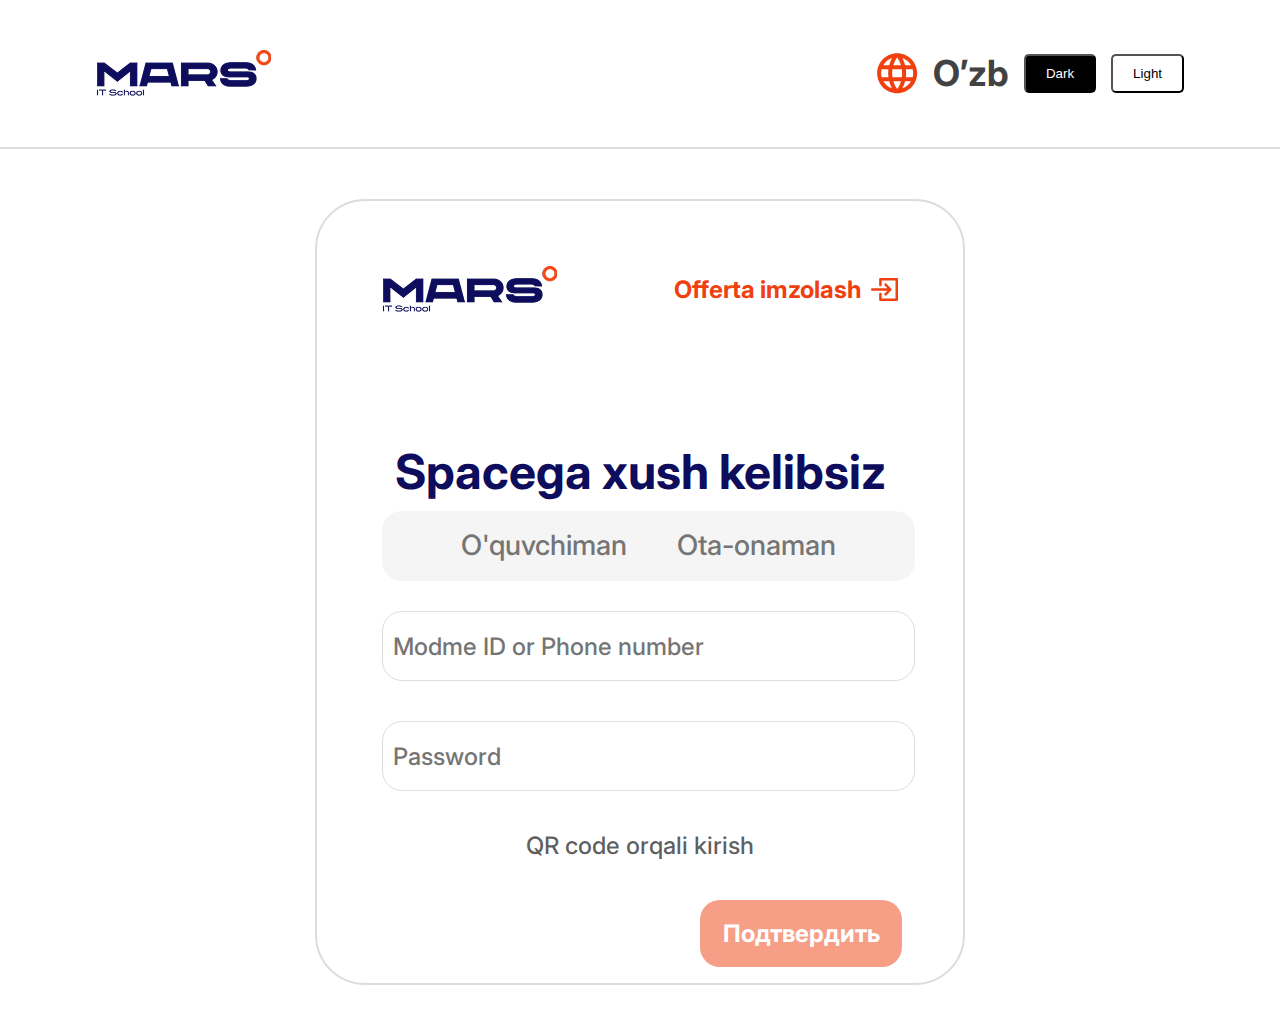
<file: index.html>
<!DOCTYPE html>
<html lang="en">
  <head>
    <meta charset="UTF-8" />
    <meta name="viewport" content="width=device-width, initial-scale=1.0" />
    <link rel="stylesheet" href="main.css" />
    <title>Mars spece</title>
    <link rel="preconnect" href="https://fonts.googleapis.com" />
    <link rel="preconnect" href="https://fonts.gstatic.com" crossorigin />
    <link
      href="https://fonts.googleapis.com/css2?family=Inter:ital,opsz,wght@0,14..32,100..900;1,14..32,100..900&family=Plus+Jakarta+Sans:ital,wght@0,200..800;1,200..800&display=swap"
      rel="stylesheet"
    />
  </head>

  <body>
    <header class="header">
      <div class="container">
        <div class="header-wrapper">
          <img src="./image 2 (4).png" alt="" />
          <div class="left-wrapper">
            <svg
              width="41"
              height="41"
              viewBox="0 0 41 41"
              fill="none"
              xmlns="http://www.w3.org/2000/svg"
            >
              <path
                class="icon"
                d="M20.1467 0.166656C9.10666 0.166656 0.166656 9.12666 0.166656 20.1667C0.166656 31.2067 9.10666 40.1667 20.1467 40.1667C31.2067 40.1667 40.1667 31.2067 40.1667 20.1667C40.1667 9.12666 31.2067 0.166656 20.1467 0.166656ZM34.0067 12.1667H28.1067C27.4667 9.66666 26.5467 7.26666 25.3467 5.04666C29.0267 6.30666 32.0867 8.86666 34.0067 12.1667ZM20.1667 4.24666C21.8267 6.64666 23.1267 9.30666 23.9867 12.1667H16.3467C17.2067 9.30666 18.5067 6.64666 20.1667 4.24666ZM4.68666 24.1667C4.36666 22.8867 4.16666 21.5467 4.16666 20.1667C4.16666 18.7867 4.36666 17.4467 4.68666 16.1667H11.4467C11.2867 17.4867 11.1667 18.8067 11.1667 20.1667C11.1667 21.5267 11.2867 22.8467 11.4467 24.1667H4.68666ZM6.32666 28.1667H12.2267C12.8667 30.6667 13.7867 33.0667 14.9867 35.2867C11.3067 34.0267 8.24666 31.4867 6.32666 28.1667ZM12.2267 12.1667H6.32666C8.24666 8.84666 11.3067 6.30666 14.9867 5.04666C13.7867 7.26666 12.8667 9.66666 12.2267 12.1667ZM20.1667 36.0867C18.5067 33.6867 17.2067 31.0267 16.3467 28.1667H23.9867C23.1267 31.0267 21.8267 33.6867 20.1667 36.0867ZM24.8467 24.1667H15.4867C15.3067 22.8467 15.1667 21.5267 15.1667 20.1667C15.1667 18.8067 15.3067 17.4667 15.4867 16.1667H24.8467C25.0267 17.4667 25.1667 18.8067 25.1667 20.1667C25.1667 21.5267 25.0267 22.8467 24.8467 24.1667ZM25.3467 35.2867C26.5467 33.0667 27.4667 30.6667 28.1067 28.1667H34.0067C32.0867 31.4667 29.0267 34.0267 25.3467 35.2867ZM28.8867 24.1667C29.0467 22.8467 29.1667 21.5267 29.1667 20.1667C29.1667 18.8067 29.0467 17.4867 28.8867 16.1667H35.6467C35.9667 17.4467 36.1667 18.7867 36.1667 20.1667C36.1667 21.5467 35.9667 22.8867 35.6467 24.1667H28.8867Z"
                fill="#F0400F"
              />
            </svg>
            <h2 class="h22">O’zb</h2>

            <button onclick="dardMode()" class="dark-button">Dark</button>
            <button onclick="lightMode()" class="Light-button">Light</button>
          </div>
        </div>
      </div>
    </header>
    <main>
      <div class="main__box">
        <div class="main__wrapper">
          <img src="./image 2 (4).png" alt="" />
          <div class="l__wrapper">
            <h3 class="h3">Offerta imzolash</h3>
            <svg
              width="27"
              height="23"
              viewBox="0 0 27 23"
              fill="none"
              xmlns="http://www.w3.org/2000/svg"
            >
              <path
                d="M27 1.24324V21.7568C27 22.4405 26.4349 23 25.7442 23H9.38721C8.69651 23 8.16279 22.4405 8.16279 21.7568V16.0689C8.16279 15.3851 8.72791 14.8257 9.4186 14.8257C10.1093 14.8257 10.6744 15.3851 10.6744 16.0689V20.5135H24.4884V2.48649H10.6744V6.93108C10.6744 7.61486 10.1093 8.17432 9.4186 8.17432C8.72791 8.17432 8.16279 7.61486 8.16279 6.93108V1.24324C8.16279 0.559459 8.69651 0 9.38721 0H25.7442C26.4349 0 27 0.559459 27 1.24324ZM13.657 15.5095C13.1547 16.0068 13.186 16.7838 13.657 17.2811C13.9081 17.5297 14.2221 17.6541 14.536 17.6541C14.85 17.6541 15.1953 17.5297 15.4151 17.2811L20.3442 12.3703C20.8151 11.873 20.8151 11.0959 20.3442 10.6297L15.4465 5.65676C14.9442 5.15946 14.1593 5.15946 13.657 5.65676C13.1547 6.15405 13.1547 6.93108 13.657 7.42838L16.4512 10.2257L1.25581 10.2568C0.565116 10.2568 0 10.8162 0 11.5C0 12.1838 0.565116 12.7432 1.25581 12.7432L16.4512 12.7122L13.657 15.5095Z"
                fill="#F0400F"
              />
            </svg>
          </div>
        </div>
        <h2 class="h2">Spacega xush kelibsiz</h2>
        <div class="user-type">
          <button class="active">O'quvchiman</button>
          <button class="active">Ota-onaman</button>
        </div>
        <form class="">
          <input
            class="loginId"
            type="text"
            placeholder="Modme ID or Phone number"
            required
          />
          <input
            class="Paswrod"
            type="password"
            placeholder="Password"
            required
          />
          <a href="" class="qr-login">QR code orqali kirish</a>
          <button type="submit" class="submit-btn">Подтвердить</button>
        </form>
      </div>
    </main>

    <script src="./main.js"></script>
  </body>
</html>
</file>
<file: main.css>
* {
    padding: 0;
    margin: 0;
    box-sizing: border-box;
    list-style: none;
    text-decoration: none;
}

body {
    transition: 300ms all;
}

.dark {
    background-color: rgba(0, 0, 0, 0.538);
}


header {
    border-bottom: 2px solid #00000021;
}

.container {
    max-width: 100%;
    width: 85%;
    margin: 0 auto;
}

.header-wrapper {
    padding: 50px 0;
    display: flex;
    align-items: center;
    justify-content: space-between;
}

.left-wrapper {
    display: flex;
    gap: 15px;
    align-items: center;
}

.dark-button {
    background-color: #000;
    color: #fff;
    padding: 10px 20px;
    border-radius: 5px;
    cursor: pointer;
}

.Light-button {
    background-color: #fff;
    color: #000;
    padding: 10px 20px;
    border-radius: 5px;
    cursor: pointer;
}



.icon:hover {
    fill: blue;
}

.h22 {
    font-family: Inter;
    font-weight: 700;
    font-size: 36px;
    line-height: 43.57px;
    letter-spacing: 0%;
    color: #424242;
}

.main__box {
    width: 650px;
    height: 786px;
    border: 2px solid #DEDBDB;
    border-radius: 50px;
    margin: 0 auto;
    margin-top: 50px;
    padding: 65px;
    margin-bottom: 50px;
}

.main__wrapper {
    display: flex;
    align-items: center;
    justify-content: space-between;
}

.l__wrapper {
    display: flex;
    align-items: center;
    justify-content: center;
    gap: 10px;
}

.h2 {
    font-family: Inter;
    font-weight: 700;
    font-size: 48px;
    line-height: 58.09px;
    letter-spacing: 0%;
    color: #0E0D5D;
    text-align: center;
    margin-top: 130px;
}

.h3 {
    font-family: Inter;
    font-weight: 700;
    font-size: 24px;
    line-height: 29.05px;
    letter-spacing: 0%;
    color: #F0400F;
}



.user-type {
    display: flex;
    justify-content: center;
    gap: 50px;
    margin: 10px 0;
    width: 533px;
    height: 70px;
    background-color: #F5F5F5;
    border: none;
    border-radius: 20px;
    margin-bottom: 30px;
}

.active {
    width: 255;
    height: 54;
    display: flex;
    align-items: center;
    justify-content: center;
    font-family: Inter;
    font-weight: 500;
    font-size: 28px;
    line-height: 33.89px;
    letter-spacing: 0%;
    color: #757575;
    border: none;
    background-color: #F5F5F5;
}


.active:hover {
    width: 255px;
    height: 54px;
    background-color: #FFFFFF;
    color: black;
    border-radius: 15px;
    border: none;
    display: flex;
    align-items: center;
    justify-content: center;
    gap: 50px;
    transition: all ease 200ms;
    display: flex;
    margin-top: 10px;
    padding: 20px;
}

form {
    display: flex;
    flex-direction: column;
    gap: 40px;
}

input {
    padding: 10px;
    border: 1px solid #ddd;
    border-radius: 20px;
    color: #75757530;
    width: 533px;
    height: 70px;
    font-family: Inter;
    font-weight: 500;
    font-size: 24px;
    line-height: 29.05px;
    letter-spacing: 0%;
    color: #757575B2;
}

.qr-login {
    text-decoration: none;
    font-family: Inter;
    font-weight: 500;
    font-size: 24px;
    line-height: 29.05px;
    letter-spacing: 0%;
    color: #000000A3;
    text-align: center;
}

.submit-btn {
    padding: 10px;
    border: none;
    background: #ff6600;
    color: white;
    font-size: 16px;
    border-radius: 5px;
    cursor: pointer;
}

.submit-btn {
    background: #F69E86;
    width: 202px;
    height: 67px;
    border-radius: 20px;
    cursor: pointer;
    border: none;
    font-family: Inter;
    font-weight: 700;
    font-size: 24px;
    line-height: 29.05px;
    letter-spacing: 0%;
    margin-left: 318px;
}
</file>
